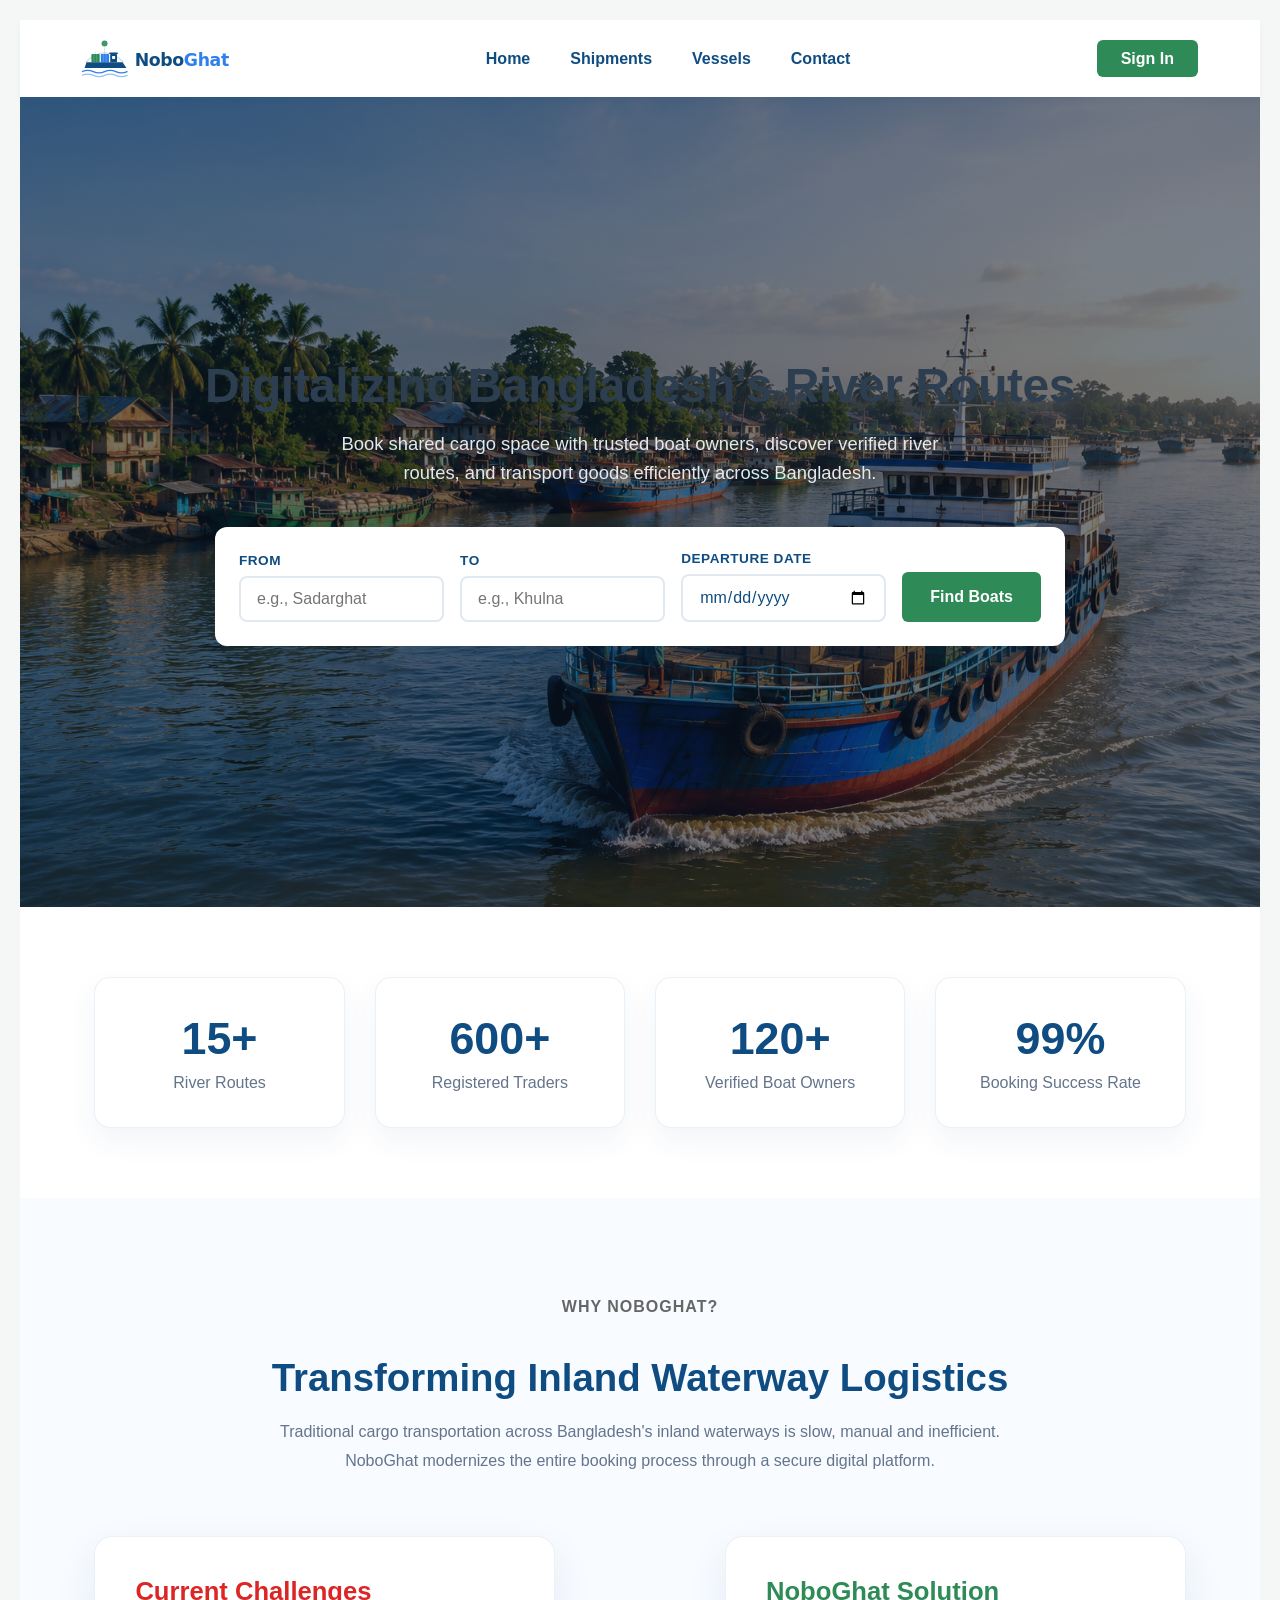
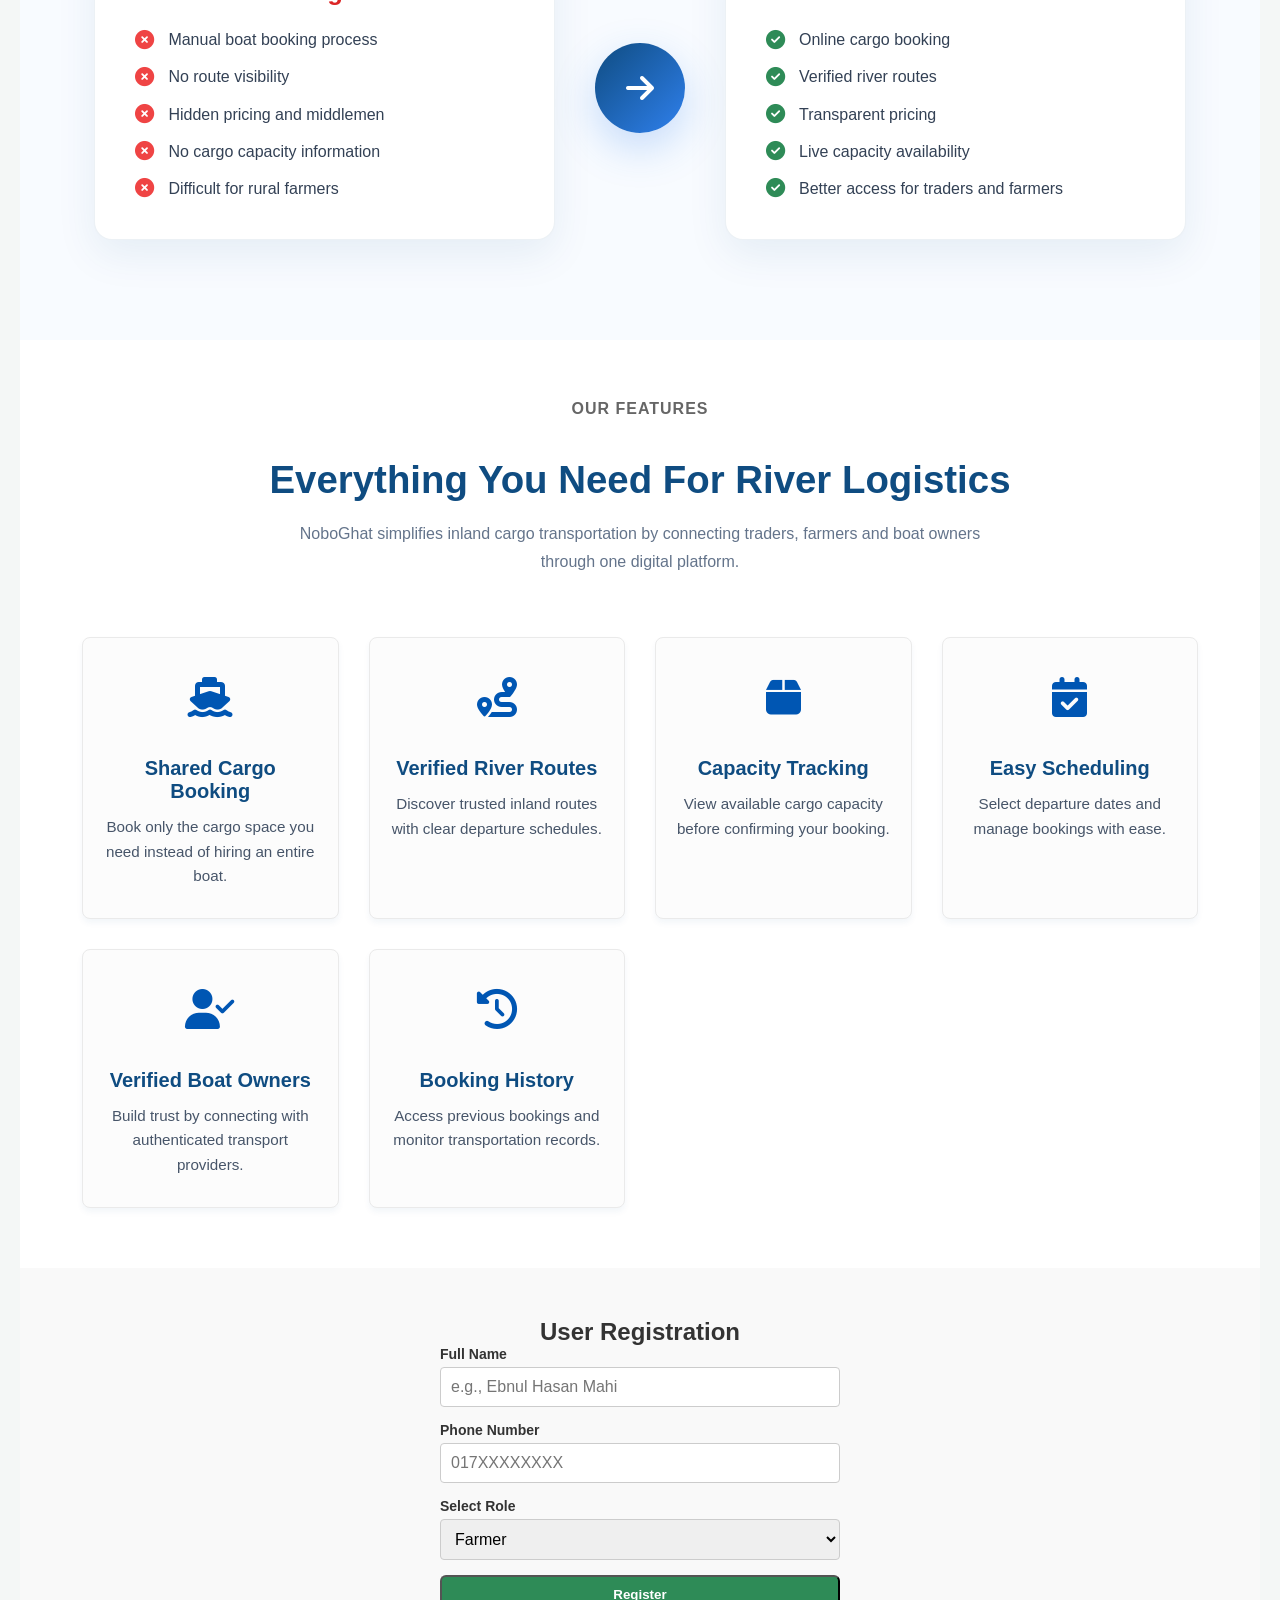
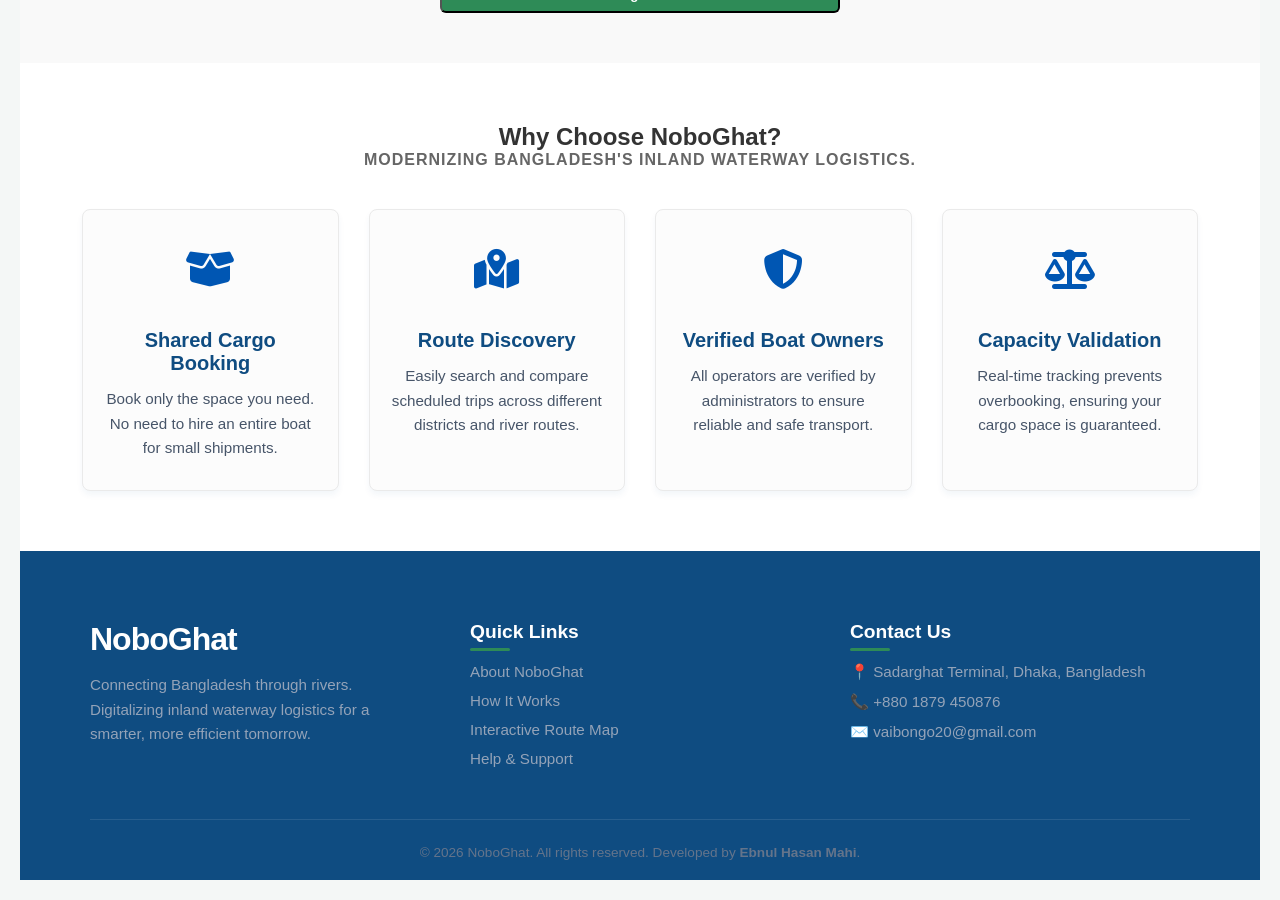
<file: Noboghat/frontend/index.html>
<!DOCTYPE html>
<html lang="en">
    <head>
        <meta charset="utf-8">
        <meta name="viewport" content="width=device-width, initial-scale=1.0">
        <title>NoboGhat</title>
        <link rel="stylesheet" href="https://cdnjs.cloudflare.com/ajax/libs/font-awesome/6.7.2/css/all.min.css">
        <link rel="stylesheet" href="./assets/css/style.css">
        <link rel="stylesheet" href="./assets/css/responsive.css">
        <link rel="stylesheet" href="./assets/css/statistics.css">
        <link rel="stylesheet" href="assets/css/problem.css">
        <link rel="stylesheet" href="assets/css/features.css">
        <link rel="stylesheet" href="assets/css/registration.css">
    </head>
    <body>
        <nav class="navbar">
            <a href="#" class="logo-link">
                <img src="./assets/images/illustrations/noboghat-svg.svg" alt="NoboGhat Logo" class="logo">
            </a>
            
            <ul class="nav-links">
                <li><a href="#">Home</a></li>
                <li><a href="#">Shipments</a></li>
                <li><a href="#">Vessels</a></li>
                <li><a href="#">Contact</a></li>
            </ul>

            <a href="#" class="btn-primary">Sign In</a>

            <div class="hamburger">
                <span class="bar"></span>
                <span class="bar"></span>
                <span class="bar"></span>
            </div>
        </nav>

        <!-- Hero Section with Route Search -->
        <header class="hero">
            <div class="hero-content">
                <h1>Digitalizing Bangladesh's River Routes</h1>
                <p>
                Book shared cargo space with trusted boat owners,
                discover verified river routes,
                and transport goods efficiently across Bangladesh.
                </p>
                
                <!-- Search Route Box -->
                <form class="route-search-form" action="#" method="GET">
                    <div class="input-group">
                        <label for="source">From</label>
                        <input type="text" id="source" placeholder="e.g., Sadarghat">
                    </div>
                    <div class="input-group">
                        <label for="destination">To</label>
                        <input type="text" id="destination" placeholder="e.g., Khulna">
                    </div>
                    <div class="input-group">
                        <label for="date">Departure Date</label>
                        <input type="date" id="date">
                    </div>
                    <button type="submit" class="btn-primary">Find Boats</button>
                </form>
            </div>
        </header>

        <!-- ===============================
            Statistics Section
        ================================ -->
        <section class="statistics-section">

            <div class="container">

                <div class="stat-card">
                    <div class="stat-number">15+</div>
                    <p class="stat-title">River Routes</p>
                </div>

                <div class="stat-card">
                    <div class="stat-number">600+</div>
                    <p class="stat-title">Registered Traders</p>
                </div>

                <div class="stat-card">
                    <div class="stat-number">120+</div>
                    <p class="stat-title">Verified Boat Owners</p>
                </div>

                <div class="stat-card">
                    <div class="stat-number">99%</div>
                    <p class="stat-title">Booking Success Rate</p>
                </div>

            </div>

        </section>

        <!-- ==========================================
            Problem & Solution Section
        ========================================== -->

        <section class="problem-section">

            <div class="container">

                <div class="section-header">

                    <p class="section-subtitle">
                        Why NoboGhat?
                    </p>

                    <h2 class="section-title">
                        Transforming Inland Waterway Logistics
                    </h2>

                    <p class="section-description">
                        Traditional cargo transportation across Bangladesh's inland waterways is slow,
                        manual and inefficient. NoboGhat modernizes the entire booking process through
                        a secure digital platform.
                    </p>

                </div>

                <div class="problem-grid">

                    <div class="problem-card">

                        <h3>Current Challenges</h3>

                        <ul class="problem-list">

                            <li>
                                <i class="fa-solid fa-circle-xmark"></i>
                                Manual boat booking process
                            </li>

                            <li>
                                <i class="fa-solid fa-circle-xmark"></i>
                                No route visibility
                            </li>

                            <li>
                                <i class="fa-solid fa-circle-xmark"></i>
                                Hidden pricing and middlemen
                            </li>

                            <li>
                                <i class="fa-solid fa-circle-xmark"></i>
                                No cargo capacity information
                            </li>

                            <li>
                                <i class="fa-solid fa-circle-xmark"></i>
                                Difficult for rural farmers
                            </li>

                        </ul>

                    </div>

                    <div class="arrow-box">

                        <i class="fa-solid fa-arrow-right"></i>

                    </div>

                    <div class="solution-card">

                        <h3>NoboGhat Solution</h3>

                        <ul class="solution-list">

                            <li>
                                <i class="fa-solid fa-circle-check"></i>
                                Online cargo booking
                            </li>

                            <li>
                                <i class="fa-solid fa-circle-check"></i>
                                Verified river routes
                            </li>

                            <li>
                                <i class="fa-solid fa-circle-check"></i>
                                Transparent pricing
                            </li>

                            <li>
                                <i class="fa-solid fa-circle-check"></i>
                                Live capacity availability
                            </li>

                            <li>
                                <i class="fa-solid fa-circle-check"></i>
                                Better access for traders and farmers
                            </li>

                        </ul>

                    </div>

                </div>

            </div>

        </section>

        <!-- ==========================================
            Features Section
        ========================================== -->

        <section class="features-section">

            <div class="container">

                <div class="section-header">

                    <p class="section-subtitle">
                        Our Features
                    </p>

                    <h2 class="section-title">
                        Everything You Need For River Logistics
                    </h2>

                    <p class="section-description">

                        NoboGhat simplifies inland cargo transportation by
                        connecting traders, farmers and boat owners through
                        one digital platform.

                    </p>

                </div>

                <div class="features-grid">

                    <div class="feature-card">

                        <div class="feature-icon">
                            <i class="fa-solid fa-ship"></i>
                        </div>

                        <h3>Shared Cargo Booking</h3>

                        <p>
                            Book only the cargo space you need instead of hiring an entire boat.
                        </p>

                    </div>

                    <div class="feature-card">

                        <div class="feature-icon">
                            <i class="fa-solid fa-route"></i>
                        </div>

                        <h3>Verified River Routes</h3>

                        <p>
                            Discover trusted inland routes with clear departure schedules.
                        </p>

                    </div>

                    <div class="feature-card">

                        <div class="feature-icon">
                            <i class="fa-solid fa-box"></i>
                        </div>

                        <h3>Capacity Tracking</h3>

                        <p>
                            View available cargo capacity before confirming your booking.
                        </p>

                    </div>

                    <div class="feature-card">

                        <div class="feature-icon">
                            <i class="fa-solid fa-calendar-check"></i>
                        </div>

                        <h3>Easy Scheduling</h3>

                        <p>
                            Select departure dates and manage bookings with ease.
                        </p>

                    </div>

                    <div class="feature-card">

                        <div class="feature-icon">
                            <i class="fa-solid fa-user-check"></i>
                        </div>

                        <h3>Verified Boat Owners</h3>

                        <p>
                            Build trust by connecting with authenticated transport providers.
                        </p>

                    </div>

                    <div class="feature-card">

                        <div class="feature-icon">
                            <i class="fa-solid fa-clock-rotate-left"></i>
                        </div>

                        <h3>Booking History</h3>

                        <p>
                            Access previous bookings and monitor transportation records.
                        </p>

                    </div>

                </div>

            </div>

        </section>

         <!-- Messy, hard-to-maintain HTML -->
        <!-- Clean, semantic, and modular HTML -->
        <section id="register" class="registration-section">
            <h2>User Registration</h2>
            
            <form id="registrationForm" class="registration-form">
                
                <label for="regName">Full Name</label>
                <input type="text" id="regName" placeholder="e.g., Ebnul Hasan Mahi" required>
                
                <label for="regPhone">Phone Number</label>
                <input type="tel" id="regPhone" placeholder="017XXXXXXXX" required>
                
                <label for="regRole">Select Role</label>
                <select id="regRole">
                    <option value="farmer">Farmer</option>
                    <option value="trader">Trader</option>
                    <option value="owner">Boat Owner</option>
                </select>
                
                <button type="submit" class="btn btn-primary">Register</button>
            </form>
        </section>
            <!-- Features Section -->
                <!-- Unified Features Section -->
        <section id="features" class="features-section">
            <div class="container">
                <h2>Why Choose NoboGhat?</h2>
                <p class="section-subtitle">Modernizing Bangladesh's inland waterway logistics.</p>
                
                <div class="features-grid">
                    
                    <!-- Feature 1 -->
                    <div class="feature-card">
                        <div class="feature-icon">
                            <i class="fas fa-box-open"></i>
                        </div>
                        <h3>Shared Cargo Booking</h3>
                        <p>Book only the space you need. No need to hire an entire boat for small shipments.</p>
                    </div>

                    <!-- Feature 2 -->
                    <div class="feature-card">
                        <div class="feature-icon">
                            <i class="fas fa-map-marked-alt"></i>
                        </div>
                        <h3>Route Discovery</h3>
                        <p>Easily search and compare scheduled trips across different districts and river routes.</p>
                    </div>

                    <!-- Feature 3 -->
                    <div class="feature-card">
                        <div class="feature-icon">
                            <i class="fas fa-shield-alt"></i>
                        </div>
                        <h3>Verified Boat Owners</h3>
                        <p>All operators are verified by administrators to ensure reliable and safe transport.</p>
                    </div>

                    <!-- Feature 4 -->
                    <div class="feature-card">
                        <div class="feature-icon">
                            <i class="fas fa-balance-scale"></i>
                        </div>
                        <h3>Capacity Validation</h3>
                        <p>Real-time tracking prevents overbooking, ensuring your cargo space is guaranteed.</p>
                    </div>

                </div>
            </div>
        </section>
        <!-- Footer Section -->
        <footer class="site-footer">
            <div class="footer-container">
                <div class="footer-brand">
                    <h2>NoboGhat</h2>
                    <p>Connecting Bangladesh through rivers. Digitalizing inland waterway logistics for a smarter, more efficient tomorrow.</p>
                </div>
                
                <div class="footer-links">
                    <h3>Quick Links</h3>
                    <ul>
                        <li><a href="#">About NoboGhat</a></li>
                        <li><a href="#">How It Works</a></li>
                        <li><a href="#">Interactive Route Map</a></li>
                        <li><a href="#">Help & Support</a></li>
                    </ul>
                </div>
                
                <div class="footer-contact">
                    <h3>Contact Us</h3>
                    <p>📍 Sadarghat Terminal, Dhaka, Bangladesh</p>
                    <p>📞 +880 1879 450876</p>
                    <p>✉️ vaibongo20@gmail.com</p>
                </div>
            </div>
            
            <div class="footer-bottom">
                <p>&copy; 2026 NoboGhat. All rights reserved. Developed by <span id="Mahi">Ebnul Hasan Mahi</span>.</p>
            </div>
        </footer>

        <script src="./assets/js/main.js"></script>
    </body>
</html>
</file>
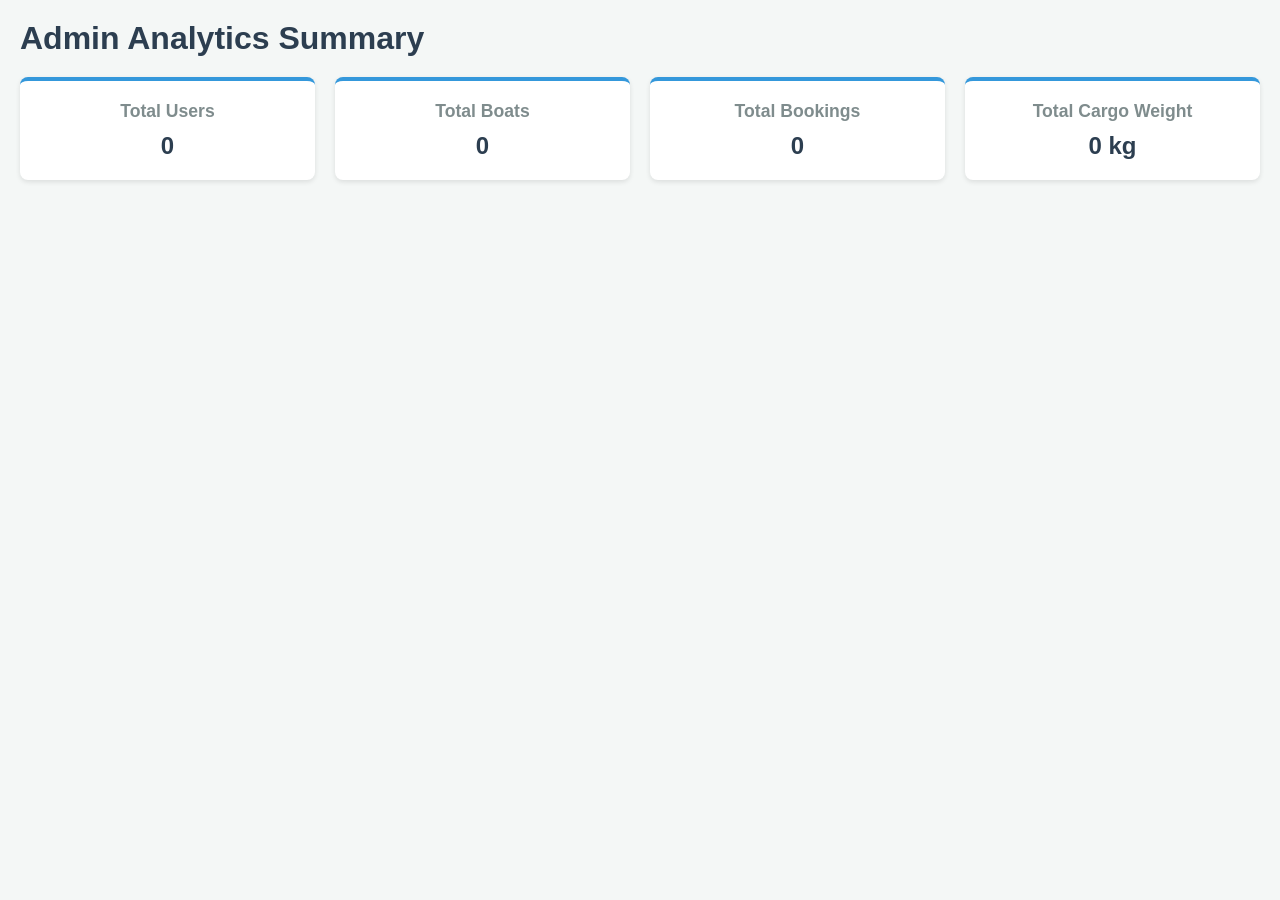
<file: Noboghat/frontend/pages/admin.html>
<!DOCTYPE html>
<html lang="en">
<head>
    <meta charset="UTF-8">
    <title>Admin Dashboard - NoboGhat</title>
    <link rel="stylesheet" href="../assets/css/style.css">
</head>
<body>
    <h1>Admin Analytics Summary</h1>
    
    <!-- Analytics Summary Cards -->
    <div class="dashboard-cards">
        <div class="card"><h3>Total Users</h3><p id="totalUsers">0</p></div>
        <div class="card"><h3>Total Boats</h3><p id="totalBoats">0</p></div>
        <div class="card"><h3>Total Bookings</h3><p id="totalBookings">0</p></div>
        <div class="card"><h3>Total Cargo Weight</h3><p id="totalCargoWeight">0 kg</p></div>
    </div>

    <!-- Script to fetch data -->
    <script src="../assets/js/admin.js"></script>
</body>
</html>
</file>
<file: Noboghat/frontend/assets/css/style.css>
:root {
    --deep-navy: #0F4C81;
    --river-blue: #2F80ED;
    --bd-green: #2E8B57;
}

* {
    margin: 0;
    padding: 0;
    box-sizing: border-box;
    font-family: system-ui, -apple-system, sans-serif;
}

body {
    background-color: #F8FAFC;
}

.navbar {
    display: flex;
    justify-content: space-between;
    align-items: center;
    padding: 1rem 5%;
    background-color: #ffffff;
    box-shadow: 0 4px 6px rgba(15, 76, 129, 0.05);
    position: sticky;
    top: 0;
    z-index: 100;
}

.logo {
    height: 45px;
    display: block;
}

.nav-links {
    display: flex;
    list-style: none;
    gap: 2.5rem;
}

.nav-links a {
    text-decoration: none;
    color: var(--deep-navy);
    font-weight: 600;
    font-size: 1rem;
    transition: color 0.3s ease;
}

.nav-links a:hover {
    color: var(--river-blue);
}

.btn-primary {
    background-color: var(--bd-green);
    color: #ffffff;
    padding: 0.6rem 1.5rem;
    text-decoration: none;
    border-radius: 6px;
    font-weight: bold;
    transition: all 0.3s ease;
}

.btn-primary:hover {
    background-color: #246e45;
    transform: translateY(-1px);
}

.hamburger {
    display: none;
    cursor: pointer;
    flex-direction: column;
    gap: 5px;
}

.bar {
    width: 25px;
    height: 3px;
    background-color: var(--deep-navy);
    transition: all 0.3s ease;
    border-radius: 2px;
}

/* Mobile Responsive Design */
@media (max-width: 768px) {
    .nav-links {
        display: none;
        flex-direction: column;
        position: absolute;
        top: 75px;
        left: 0;
        width: 100%;
        background-color: #ffffff;
        text-align: center;
        padding: 1.5rem 0;
        box-shadow: 0 10px 15px rgba(15, 76, 129, 0.05);
        gap: 1.5rem;
    }
    
    .nav-links.active {
        display: flex;
    }

    .btn-primary {
        display: none;
    }

    .hamburger {
        display: flex;
    }
}

/* =========================================
   8. Hero Section
   ========================================= */
.hero{
    position: relative;
    min-height: 90vh;
    display:flex;
    align-items:center;
    justify-content:center;
    text-align:center;
    padding:100px 5%;
    color:#fff;
    background:

        linear-gradient(
            rgba(10,25,45,.55),
            rgba(10,25,45,.55)
        ),
        url("../images/hero/hero.png"); 
    background-size:cover;
    background-position:center;
    background-repeat:no-repeat;
    overflow:hidden;
}

.hero-content h1 {
    font-size: 3rem;
    margin-bottom: 16px;
    letter-spacing: -0.5px;
}

.hero-content p {
    font-size: 1.15rem;
    margin-bottom: 40px;
    color: #e2e8f0;
    max-width: 600px;
    margin-left: auto;
    margin-right: auto;
    line-height: 1.6;
}

/* =========================================
   9. Route Search Form
   ========================================= */
.route-search-form {
    background: #ffffff;
    padding: 24px;
    border-radius: 12px;
    display: flex;
    gap: 16px;
    align-items: flex-end;
    box-shadow: 0 16px 32px rgba(15, 76, 129, 0.2);
    max-width: 850px;
    margin: 0 auto;
    flex-wrap: wrap;
}

.input-group {
    display: flex;
    flex-direction: column;
    text-align: left;
    flex: 1;
    min-width: 180px;
}

.input-group label {
    color: var(--deep-navy);
    font-size: 0.85rem;
    font-weight: 700;
    margin-bottom: 8px;
    text-transform: uppercase;
    letter-spacing: 0.5px;
}

.input-group input {
    padding: 12px 16px;
    border: 2px solid #e2e8f0;
    border-radius: 8px;
    font-size: 1rem;
    color: var(--deep-navy);
    outline: none;
    transition: border-color 0.3s;
}

.input-group input:focus {
    border-color: var(--river-blue);
}

.route-search-form .btn-primary {
    padding: 14px 28px;
    height: 50px; /* Matches input heights perfectly */
    border: none;
    cursor: pointer;
    font-size: 1rem;
}

/* Hero Mobile Responsive Rules */
@media (max-width: 768px) {
    .hero {
        padding: 60px 5%;
    }

    .hero-content h1 {
        font-size: 2.2rem;
    }

    .route-search-form {
        flex-direction: column;
        align-items: stretch;
        padding: 20px;
        background:rgba(255,255,255,.12);
        -webkit-backdrop-filter:blur(18px);
        backdrop-filter:blur(18px);
        border:1px solid rgba(255,255,255,.25);
    }

    .route-search-form .btn-primary {
        margin-top: 10px;
    }
}

/* =========================================
   10. Features Section
   ========================================= */
.features-section {
    padding: 80px 5%;
    background-color: #F8FAFC; /* Matches your body background */
    text-align: center;
}

.features-header {
    margin-bottom: 50px;
}

.features-header h2 {
    color: var(--deep-navy);
    font-size: 2.2rem;
    margin-bottom: 12px;
}

.features-header p {
    color: #64748B;
    font-size: 1.1rem;
    max-width: 600px;
    margin: 0 auto;
    line-height: 1.5;
}

.features-grid {
    display: grid;
    /* Auto-fit grid handles mobile responsiveness automatically */
    grid-template-columns: repeat(auto-fit, minmax(280px, 1fr));
    gap: 30px;
    max-width: 1100px;
    margin: 0 auto;
}

.feature-card {
    background: #ffffff;
    padding: 40px 24px;
    border-radius: 12px;
    box-shadow: 0 4px 6px rgba(15, 76, 129, 0.05);
    transition: transform 0.3s ease, box-shadow 0.3s ease;
    border-top: 4px solid var(--river-blue);
    text-align: center;
}

.feature-card:hover {
    transform: translateY(-5px);
    box-shadow: 0 12px 24px rgba(15, 76, 129, 0.1);
}

.feature-icon {
    font-size: 3rem;
    margin-bottom: 20px;
}

.feature-card h3 {
    color: var(--deep-navy);
    font-size: 1.25rem;
    margin-bottom: 12px;
}

.feature-card p {
    color: #475569;
    line-height: 1.6;
    font-size: 0.95rem;
}

/* =========================================
   11. Footer Section
   ========================================= */
.site-footer {
    background-color: var(--deep-navy);
    color: #e2e8f0;
    padding: 70px 5% 20px;
    font-size: 0.95rem;
}

.footer-container {
    display: grid;
    grid-template-columns: repeat(auto-fit, minmax(250px, 1fr));
    gap: 40px;
    max-width: 1100px;
    margin: 0 auto;
    border-bottom: 1px solid rgba(255, 255, 255, 0.1);
    padding-bottom: 40px;
}

.footer-brand h2 {
    color: #ffffff;
    font-size: 2rem;
    margin-bottom: 15px;
    letter-spacing: -1px;
}

.footer-brand p {
    line-height: 1.6;
    color: #94a3b8;
    max-width: 300px;
}

.footer-links h3,
.footer-contact h3 {
    color: #ffffff;
    font-size: 1.2rem;
    margin-bottom: 20px;
    position: relative;
}

/* Adds a small green accent line under the headers */
.footer-links h3::after,
.footer-contact h3::after {
    content: '';
    position: absolute;
    left: 0;
    bottom: -8px;
    width: 40px;
    height: 3px;
    background-color: var(--bd-green);
    border-radius: 2px;
}

.footer-links ul {
    list-style: none;
}

.footer-links ul li {
    margin-bottom: 12px;
}

.footer-links ul li a {
    color: #94a3b8;
    text-decoration: none;
    transition: color 0.3s ease, padding-left 0.3s ease;
}

.footer-links ul li a:hover {
    color: var(--river-blue);
    padding-left: 5px; /* Slight indent effect on hover */
}

.footer-contact p {
    margin-bottom: 12px;
    color: #94a3b8;
    display: flex;
    align-items: center;
    gap: 10px;
}

.footer-bottom {
    text-align: center;
    padding-top: 25px;
    color: #64748B;
    font-size: 0.85rem;
}

#Mahi   {
    font-weight: bold;
}


/*Admin UI*/

/* General Reset */
* {
    box-sizing: border-box;
    margin: 0;
    padding: 0;
    font-family: 'Segoe UI', Tahoma, Geneva, Verdana, sans-serif;
}

body {
    background-color: #f4f7f6;
    padding: 20px;
    color: #333;
}

h1 {
    margin-bottom: 20px;
    color: #2c3e50;
}

/* Dashboard Cards Layout */
.dashboard-cards {
    display: grid;
    grid-template-columns: repeat(auto-fit, minmax(200px, 1fr));
    gap: 20px;
    margin-bottom: 40px;
}

/* Individual Card Design */
.card {
    background: #ffffff;
    padding: 20px;
    border-radius: 8px;
    box-shadow: 0 2px 5px rgba(0,0,0,0.1);
    text-align: center;
    border-top: 4px solid #3498db;
}

.card h3 {
    font-size: 1.1rem;
    color: #7f8c8d;
    margin-bottom: 10px;
}

.card p {
    font-size: 1.5rem;
    font-weight: bold;
    color: #2c3e50;
}

/* Responsive adjustments */
@media (max-width: 600px) {
    .dashboard-cards {
        grid-template-columns: 1fr;
    }
}
</file>
<file: Noboghat/frontend/assets/css/responsive.css>
/* ==============================
   Statistics
============================== */

@media (max-width:992px){

.statistics-section .container{

grid-template-columns:repeat(2,1fr);

}

}

@media (max-width:576px){

.statistics-section .container{

grid-template-columns:1fr;

}

}

/* ==========================================
   Problem Section
========================================== */

@media (max-width:992px){

.problem-grid{

grid-template-columns:1fr;

}

.arrow-box{

margin:auto;

transform:rotate(90deg);

}

}

@media (max-width:576px){

.problem-card,
.solution-card{

padding:28px;

}

.section-title{

font-size:2rem;

}

}
</file>
<file: Noboghat/frontend/assets/css/statistics.css>
/* ==========================================
   Statistics Section
========================================== */

.statistics-section {

    background: #ffffff;

    padding: 70px 6%;

}

.statistics-section .container {

    max-width: 1300px;

    margin: auto;

    display: grid;

    grid-template-columns: repeat(4, 1fr);

    gap: 30px;

}

.stat-card {

    background: #ffffff;

    border-radius: 16px;

    padding: 35px 25px;

    text-align: center;

    transition: .35s ease;

    border: 1px solid rgba(15,76,129,.08);

    box-shadow: 0 12px 30px rgba(15,76,129,.06);

}

.stat-card:hover {

    transform: translateY(-8px);

    box-shadow: 0 20px 45px rgba(15,76,129,.12);

}

.stat-number {

    font-family: "Poppins", sans-serif;

    font-size: 2.8rem;

    font-weight: 700;

    color: var(--deep-navy);

    margin-bottom: 10px;

}

.stat-title {

    font-size: 1rem;

    color: #64748b;

    font-weight: 500;

}
</file>
<file: Noboghat/frontend/assets/css/problem.css>
/* ==========================================
   Problem & Solution Section
========================================== */

.problem-section{
    padding:100px 6%;
    background:#f8fbff;
}

.problem-section .container{
    max-width:1300px;
    margin:auto;
}

.section-header{
    text-align:center;
    margin-bottom:60px;
}

.section-subtitle{
    color:var(--river-blue);
    font-size:1rem;
    font-weight:600;
    text-transform:uppercase;
    letter-spacing:1px;
    margin-bottom:12px;
}

.section-title{
    font-family:"Poppins",sans-serif;
    font-size:2.4rem;
    color:var(--deep-navy);
    margin-bottom:18px;
}

.section-description{
    max-width:720px;
    margin:auto;
    color:#64748b;
    line-height:1.8;
}

.problem-grid{
    display:grid;
    grid-template-columns:1fr auto 1fr;
    gap:40px;
    align-items:center;
}

.problem-card,
.solution-card{

    background:#ffffff;

    border-radius:18px;

    padding:40px;

    box-shadow:0 15px 40px rgba(15,76,129,.08);

    border:1px solid rgba(15,76,129,.08);
}

.problem-card h3{

    color:#dc2626;

    font-family:"Poppins",sans-serif;

    margin-bottom:25px;

    font-size:1.6rem;
}

.solution-card h3{

    color:var(--bd-green);

    font-family:"Poppins",sans-serif;

    margin-bottom:25px;

    font-size:1.6rem;
}

.problem-list,
.solution-list{

    list-style:none;

    display:flex;

    flex-direction:column;

    gap:18px;
}

.problem-list li,
.solution-list li{

    display:flex;

    align-items:center;

    gap:14px;

    font-size:1rem;

    color:#334155;
}

.problem-list i{

    color:#ef4444;

    font-size:1.2rem;
}

.solution-list i{

    color:var(--bd-green);

    font-size:1.2rem;
}

.arrow-box{

    width:90px;

    height:90px;

    display:flex;

    justify-content:center;

    align-items:center;

    border-radius:50%;

    background:linear-gradient(
        135deg,
        var(--deep-navy),
        var(--river-blue)
    );

    color:#fff;

    font-size:2rem;

    box-shadow:0 15px 40px rgba(47,128,237,.25);
}
</file>
<file: Noboghat/frontend/assets/css/features.css>
/* frontend/assets/css/features.css */

.features-section {
    padding: 60px 5%;
    background-color: #ffffff;
    text-align: center;
}

.section-subtitle {
    color: #666;
    margin-bottom: 40px;
    font-size: 16px;
}

/* Utilize CSS Grid for a responsive layout */
.features-grid {
    display: grid;
    /* This creates a responsive grid that fits as many 250px columns as possible */
    grid-template-columns: repeat(auto-fit, minmax(250px, 1fr));
    gap: 30px;
    max-width: 1200px;
    margin: 0 auto;
}

.feature-card {
    padding: 30px 20px;
    border: 1px solid #eaeaea;
    border-radius: 8px;
    background-color: #fcfcfc;
    transition: transform 0.3s ease, box-shadow 0.3s ease;
}

/* Simple hover effect to provide visual feedback to the user */
.feature-card:hover {
    transform: translateY(-5px);
    box-shadow: 0 10px 20px rgba(0, 0, 0, 0.05);
}

.feature-icon i {
    font-size: 40px;
    color: #0056b3; /* Match your primary brand color */
    margin-bottom: 20px;
}
</file>
<file: Noboghat/frontend/assets/css/registration.css>
/* registration.css */

/* Target the outer section wrapper */
.registration-section {
    padding: 50px 5%;
    text-align: center;
    background-color: #f9f9f9;
}

/* Target the form container */
.registration-form {
    display: flex;
    flex-direction: column;
    max-width: 400px;
    margin: 0 auto;
    gap: 15px;
}

/* Target the input fields and select dropdowns */
.registration-form input,
.registration-form select {
    padding: 10px;
    font-size: 16px;
    border: 1px solid #ccc;
    border-radius: 4px;
}

/* Form label styling for accessibility */
.registration-form label {
    text-align: left;
    font-weight: bold;
    font-size: 14px;
    margin-bottom: -10px;
}

/* Keep the form submit button visible on mobile devices. */
@media (max-width: 768px) {
    .registration-form .btn-primary {
        display: inline-block;
    }
}
</file>
